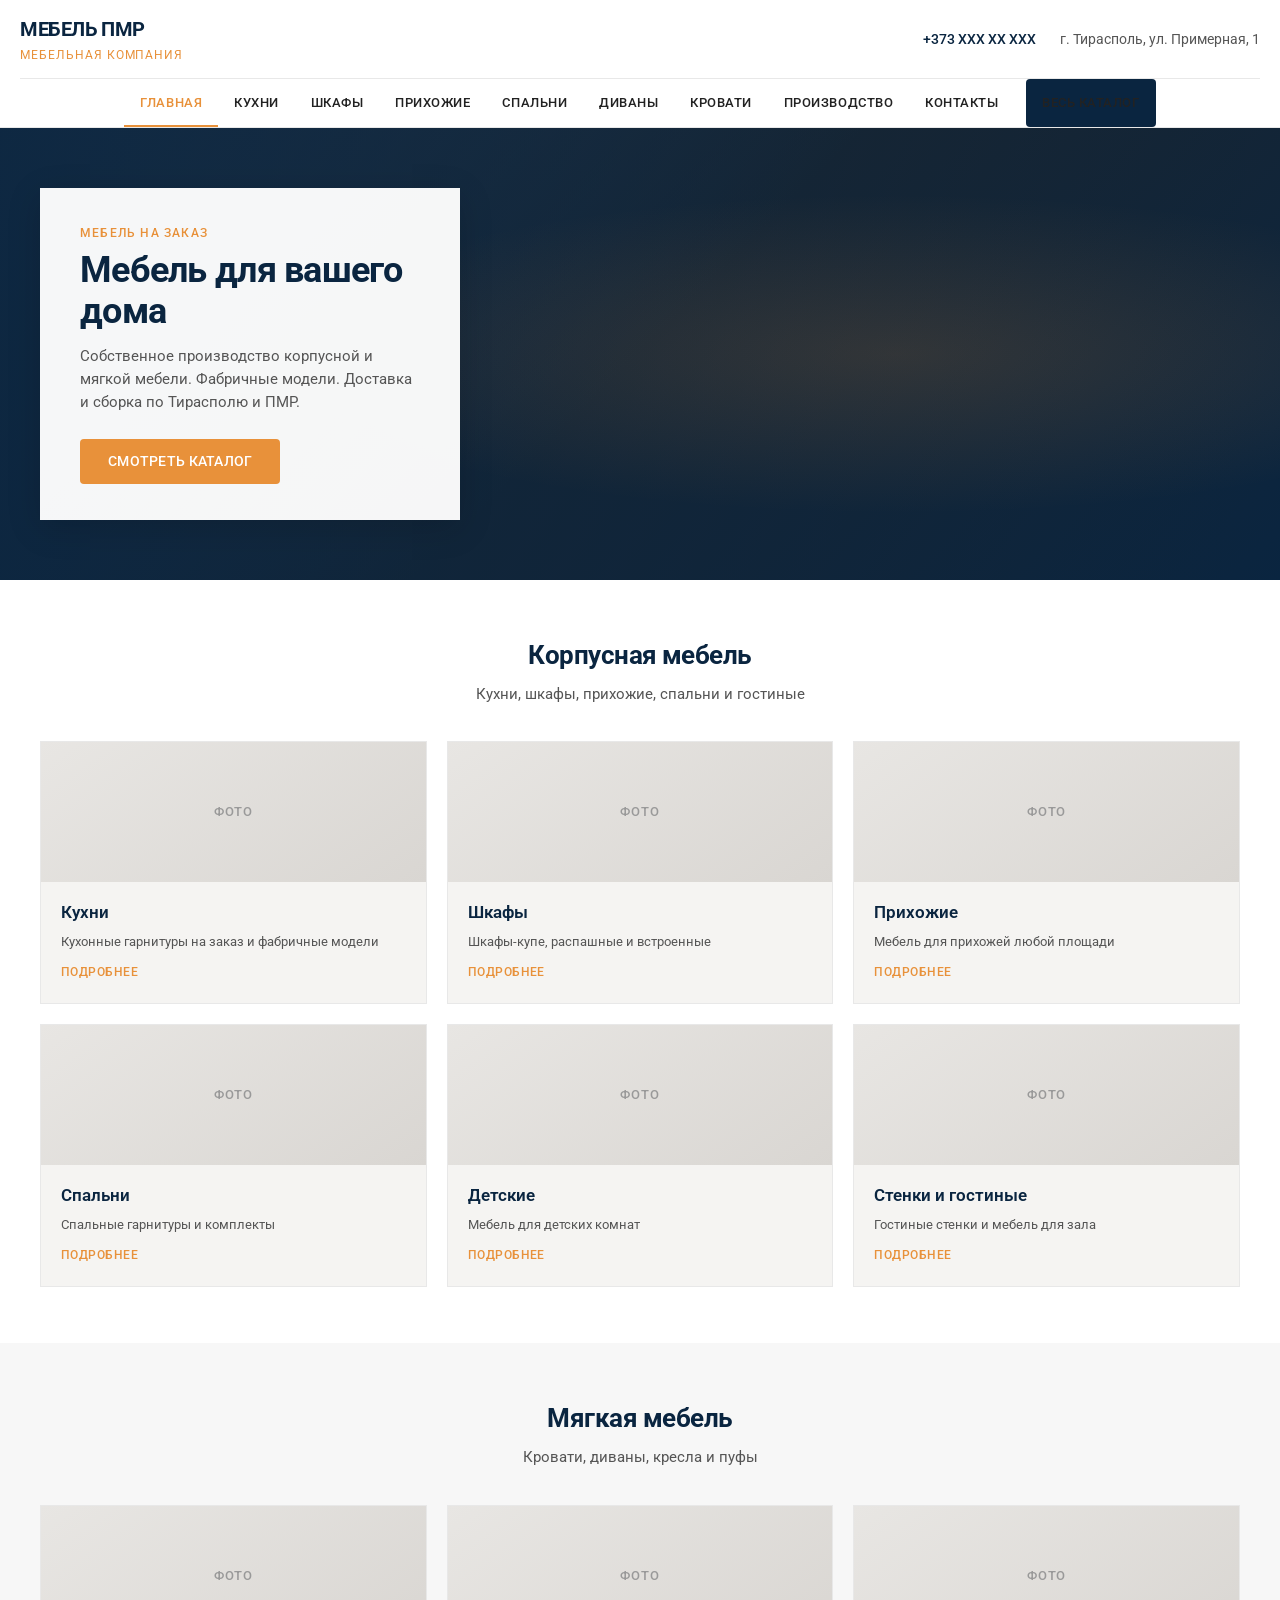
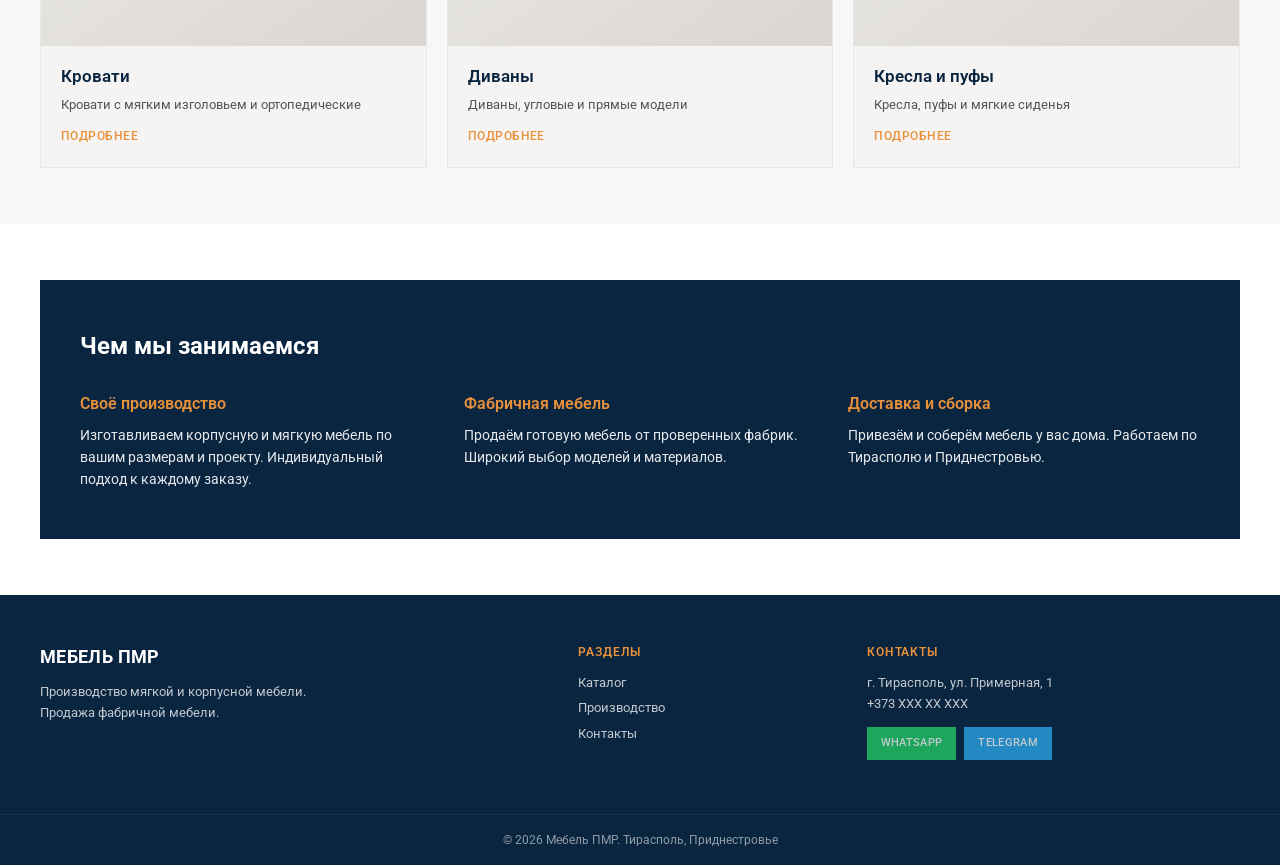
<file: index.html>
<!DOCTYPE html>
<html lang="ru">
<head>
  <meta charset="UTF-8">
  <meta name="viewport" content="width=device-width, initial-scale=1.0">
  <title>Мебель ПМР — производство и продажа мебели в Тирасполе</title>
  <meta name="description" content="Производство мягкой и корпусной мебели на заказ. Продажа фабричной мебели. Тирасполь, Приднестровье.">
  <link rel="preconnect" href="https://fonts.googleapis.com">
  <link rel="preconnect" href="https://fonts.gstatic.com" crossorigin>
  <link href="https://fonts.googleapis.com/css2?family=Roboto:wght@400;500;700&display=swap" rel="stylesheet">
  <link rel="stylesheet" href="style.css">
</head>
<body data-page="home">
  <div id="site-header"></div>

  <main>
    <section class="hero">
      <div class="hero-bg"></div>
      <div class="container">
        <div class="hero-card">
          <div class="label">Мебель на заказ</div>
          <h1>Мебель для вашего дома</h1>
          <p>Собственное производство корпусной и мягкой мебели. Фабричные модели. Доставка и сборка по Тирасполю и ПМР.</p>
          <a href="catalog.html" class="btn btn-primary">Смотреть каталог</a>
        </div>
      </div>
    </section>

    <section class="section">
      <div class="container">
        <h2 class="section-title">Корпусная мебель</h2>
        <p class="section-subtitle">Кухни, шкафы, прихожие, спальни и гостиные</p>
        <div class="cat-grid" id="korpus-tiles"></div>
      </div>
    </section>

    <section class="section section-alt">
      <div class="container">
        <h2 class="section-title">Мягкая мебель</h2>
        <p class="section-subtitle">Кровати, диваны, кресла и пуфы</p>
        <div class="cat-grid" id="soft-tiles"></div>
      </div>
    </section>

    <section class="section">
      <div class="container">
        <div class="info-block">
          <h2>Чем мы занимаемся</h2>
          <div class="info-grid">
            <div class="info-item">
              <h3>Своё производство</h3>
              <p>Изготавливаем корпусную и мягкую мебель по вашим размерам и проекту. Индивидуальный подход к каждому заказу.</p>
            </div>
            <div class="info-item">
              <h3>Фабричная мебель</h3>
              <p>Продаём готовую мебель от проверенных фабрик. Широкий выбор моделей и материалов.</p>
            </div>
            <div class="info-item">
              <h3>Доставка и сборка</h3>
              <p>Привезём и соберём мебель у вас дома. Работаем по Тирасполю и Приднестровью.</p>
            </div>
          </div>
        </div>
      </div>
    </section>
  </main>

  <div id="site-footer"></div>
  <script src="site.js"></script>
</body>
</html>
</file>
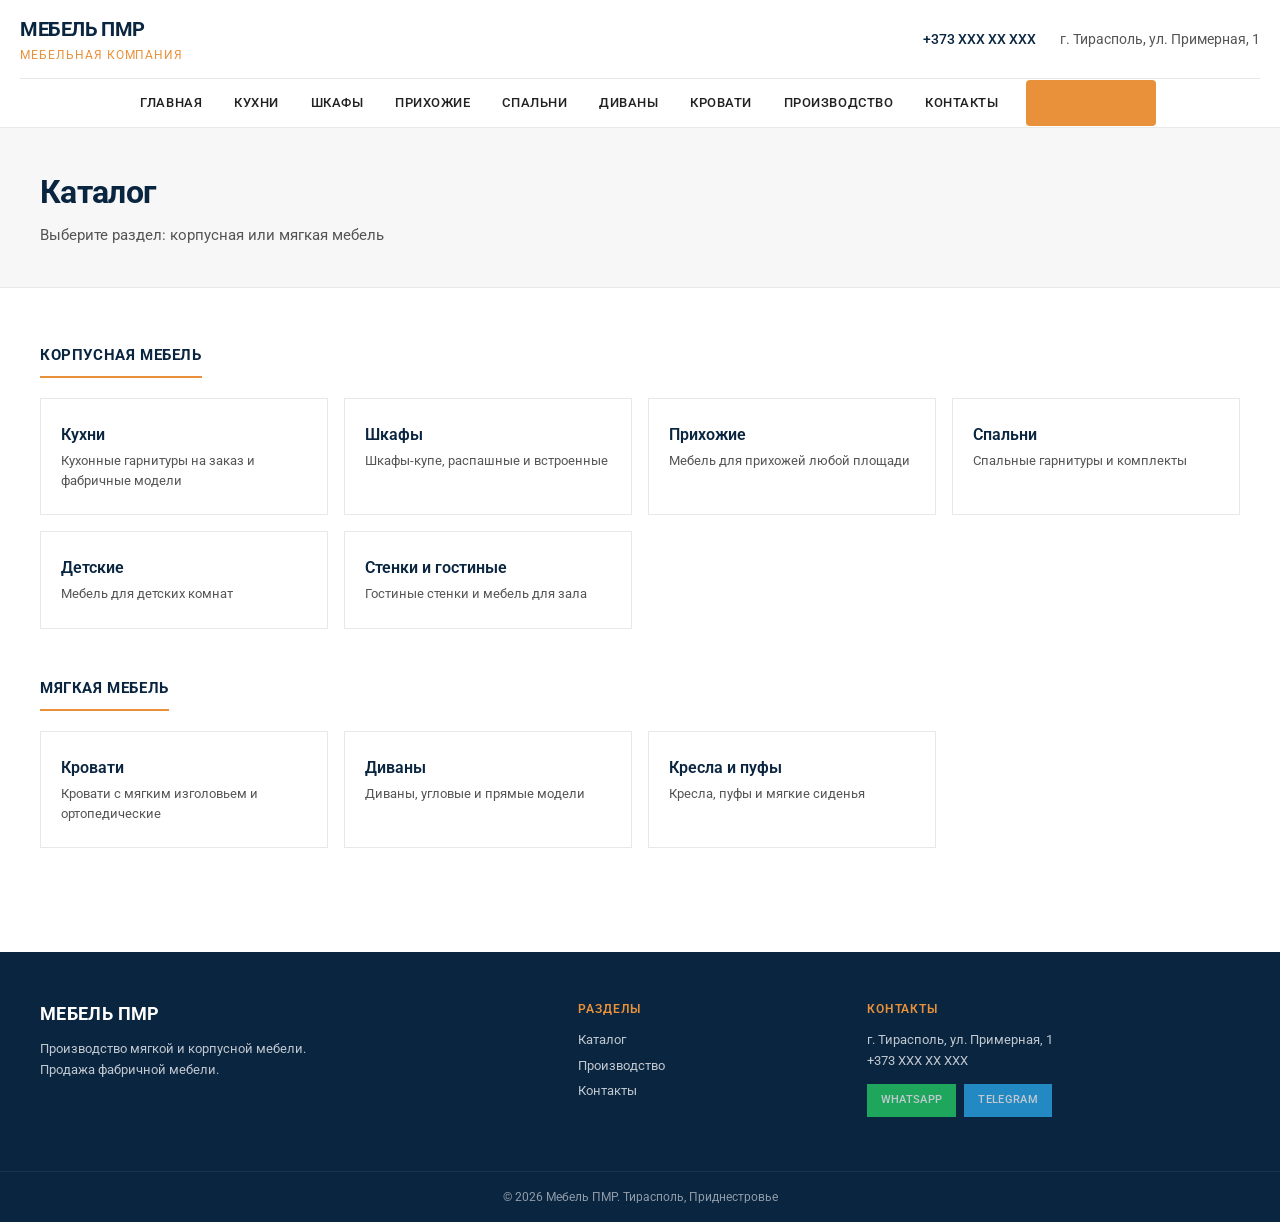
<file: catalog.html>
<!DOCTYPE html>
<html lang="ru">
<head>
  <meta charset="UTF-8">
  <meta name="viewport" content="width=device-width, initial-scale=1.0">
  <title>Каталог мебели — Мебель ПМР</title>
  <meta name="description" content="Каталог корпусной и мягкой мебели. Кухни, шкафы, диваны, кровати и другое.">
  <link rel="preconnect" href="https://fonts.googleapis.com">
  <link rel="preconnect" href="https://fonts.gstatic.com" crossorigin>
  <link href="https://fonts.googleapis.com/css2?family=Roboto:wght@400;500;700&display=swap" rel="stylesheet">
  <link rel="stylesheet" href="style.css">
</head>
<body data-page="catalog">
  <div id="site-header"></div>

  <main>
    <div class="page-header">
      <div class="container">
        <h1>Каталог</h1>
        <p>Выберите раздел: корпусная или мягкая мебель</p>
      </div>
    </div>

    <section class="section">
      <div class="container">
        <div class="catalog-group">
          <h2>Корпусная мебель</h2>
          <div class="catalog-list" id="korpus-list"></div>
        </div>

        <div class="catalog-group">
          <h2>Мягкая мебель</h2>
          <div class="catalog-list" id="soft-list"></div>
        </div>
      </div>
    </section>
  </main>

  <div id="site-footer"></div>
  <script src="site.js"></script>
</body>
</html>
</file>
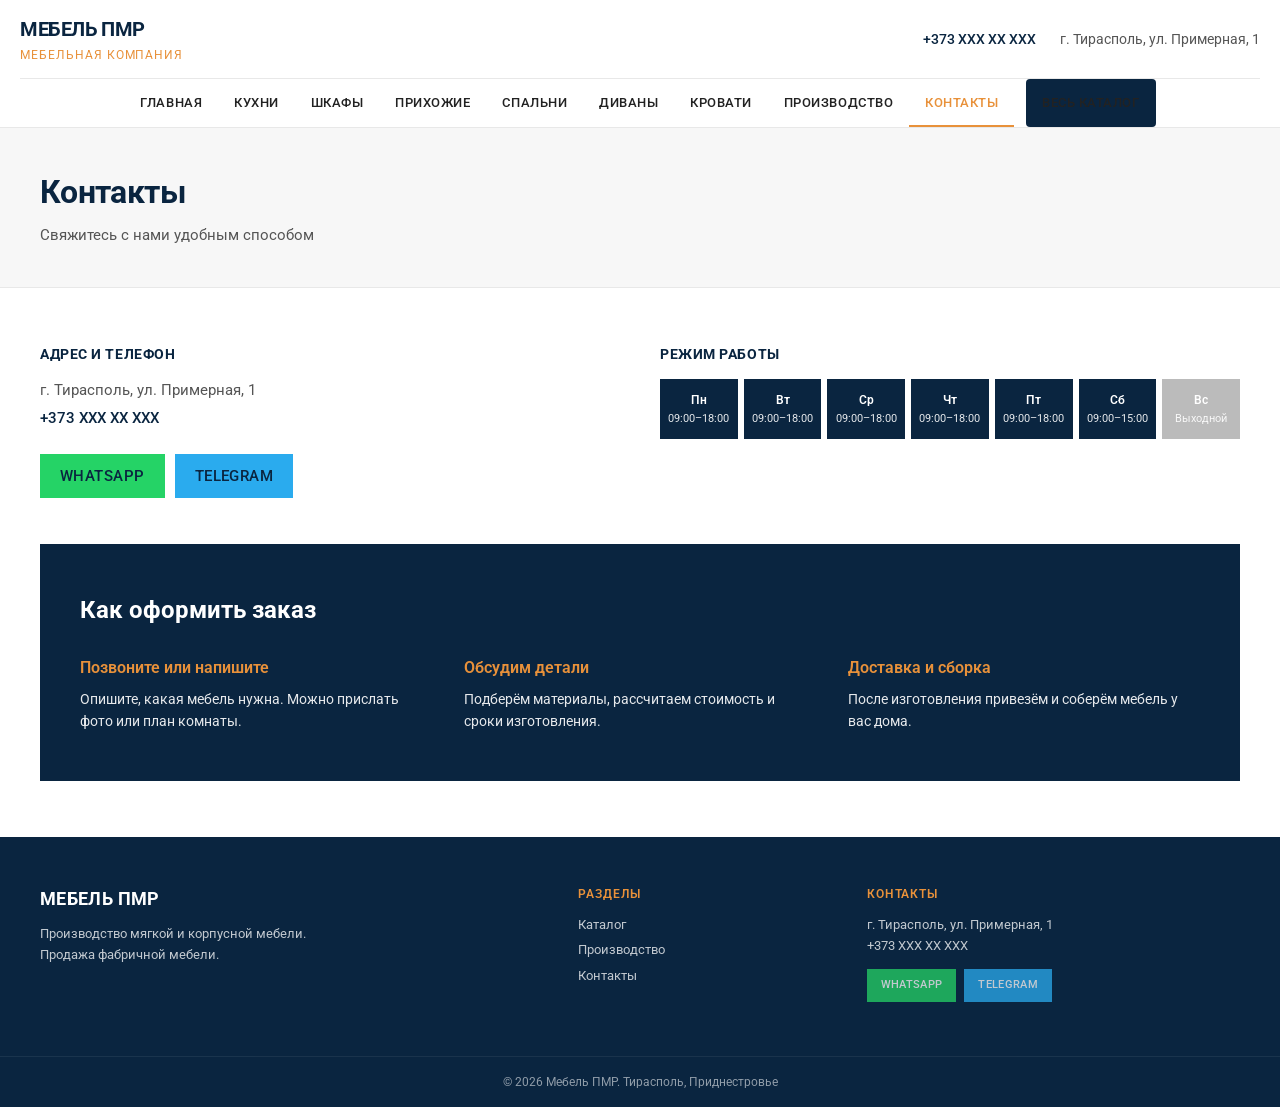
<file: contacts.html>
<!DOCTYPE html>
<html lang="ru">
<head>
  <meta charset="UTF-8">
  <meta name="viewport" content="width=device-width, initial-scale=1.0">
  <title>Контакты — Мебель ПМР</title>
  <meta name="description" content="Адрес, телефон и режим работы. Тирасполь, Приднестровье.">
  <link rel="preconnect" href="https://fonts.googleapis.com">
  <link rel="preconnect" href="https://fonts.gstatic.com" crossorigin>
  <link href="https://fonts.googleapis.com/css2?family=Roboto:wght@400;500;700&display=swap" rel="stylesheet">
  <link rel="stylesheet" href="style.css">
</head>
<body data-page="contacts">
  <div id="site-header"></div>

  <main>
    <div class="page-header">
      <div class="container">
        <h1>Контакты</h1>
        <p>Свяжитесь с нами удобным способом</p>
      </div>
    </div>

    <section class="section">
      <div class="container">
        <div class="contacts-grid">
          <div class="contact-info">
            <h2>Адрес и телефон</h2>
            <p id="contact-address"></p>
            <a id="contact-phone" href="#"></a>

            <div class="messengers">
              <a id="btn-whatsapp" href="#" target="_blank" rel="noopener" class="msg-btn whatsapp">WhatsApp</a>
              <a id="btn-telegram" href="#" target="_blank" rel="noopener" class="msg-btn telegram">Telegram</a>
            </div>
          </div>

          <div class="contact-info">
            <h2>Режим работы</h2>
            <div class="hours-grid" id="work-hours"></div>
          </div>
        </div>

        <div class="info-block">
          <h2>Как оформить заказ</h2>
          <div class="info-grid">
            <div class="info-item">
              <h3>Позвоните или напишите</h3>
              <p>Опишите, какая мебель нужна. Можно прислать фото или план комнаты.</p>
            </div>
            <div class="info-item">
              <h3>Обсудим детали</h3>
              <p>Подберём материалы, рассчитаем стоимость и сроки изготовления.</p>
            </div>
            <div class="info-item">
              <h3>Доставка и сборка</h3>
              <p>После изготовления привезём и соберём мебель у вас дома.</p>
            </div>
          </div>
        </div>
      </div>
    </section>
  </main>

  <div id="site-footer"></div>
  <script src="site.js"></script>
</body>
</html>
</file>
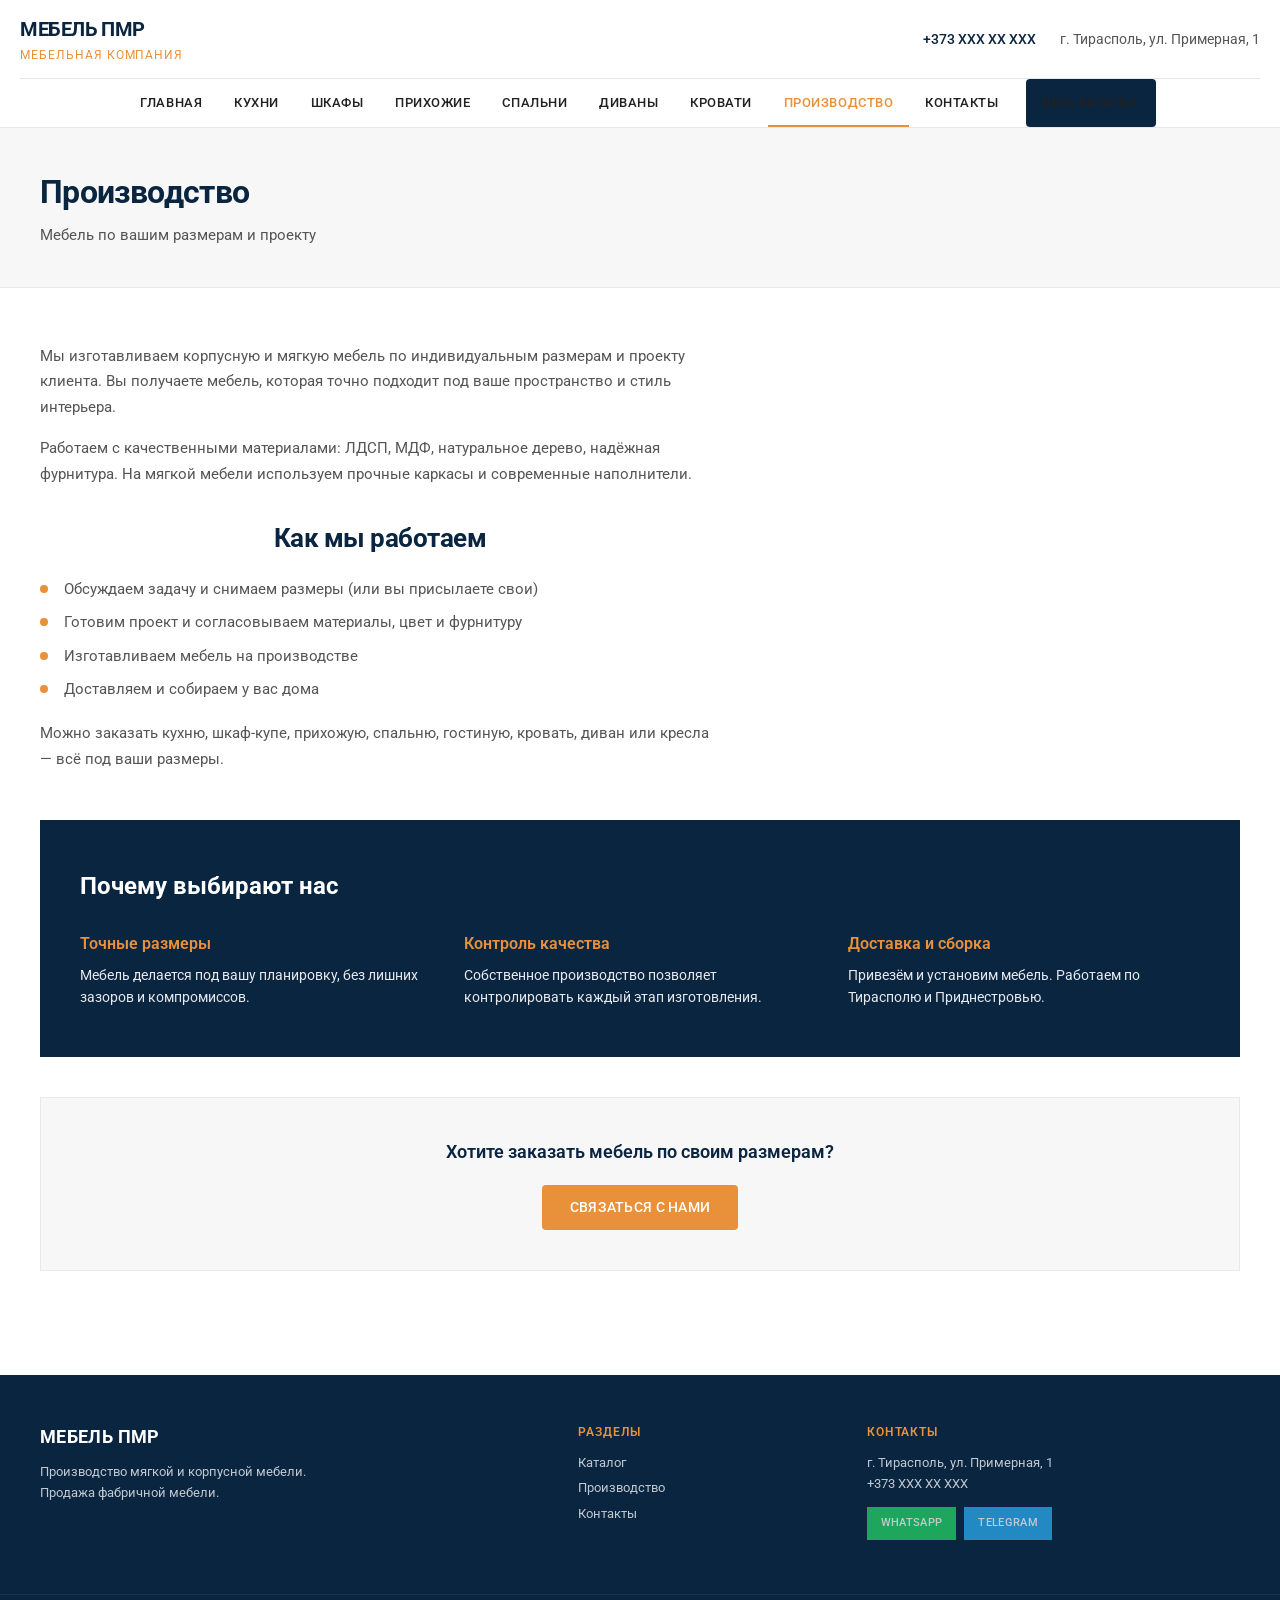
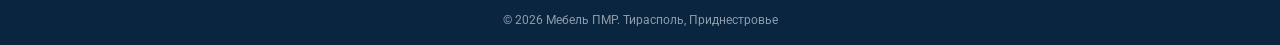
<file: proizvodstvo.html>
<!DOCTYPE html>
<html lang="ru">
<head>
  <meta charset="UTF-8">
  <meta name="viewport" content="width=device-width, initial-scale=1.0">
  <title>Производство мебели — Мебель ПМР</title>
  <meta name="description" content="Изготовление мебели по индивидуальным размерам и проекту клиента. Тирасполь.">
  <link rel="preconnect" href="https://fonts.googleapis.com">
  <link rel="preconnect" href="https://fonts.gstatic.com" crossorigin>
  <link href="https://fonts.googleapis.com/css2?family=Roboto:wght@400;500;700&display=swap" rel="stylesheet">
  <link rel="stylesheet" href="style.css">
</head>
<body data-page="proizvodstvo">
  <div id="site-header"></div>

  <main>
    <div class="page-header">
      <div class="container">
        <h1>Производство</h1>
        <p>Мебель по вашим размерам и проекту</p>
      </div>
    </div>

    <section class="section">
      <div class="container">
        <div class="proizvodstvo-content">
          <p>Мы изготавливаем корпусную и мягкую мебель по индивидуальным размерам и проекту клиента. Вы получаете мебель, которая точно подходит под ваше пространство и стиль интерьера.</p>

          <p>Работаем с качественными материалами: ЛДСП, МДФ, натуральное дерево, надёжная фурнитура. На мягкой мебели используем прочные каркасы и современные наполнители.</p>

          <h2 class="section-title" style="margin-top: 32px;">Как мы работаем</h2>
          <ul>
            <li>Обсуждаем задачу и снимаем размеры (или вы присылаете свои)</li>
            <li>Готовим проект и согласовываем материалы, цвет и фурнитуру</li>
            <li>Изготавливаем мебель на производстве</li>
            <li>Доставляем и собираем у вас дома</li>
          </ul>

          <p>Можно заказать кухню, шкаф-купе, прихожую, спальню, гостиную, кровать, диван или кресла — всё под ваши размеры.</p>
        </div>

        <div class="info-block" style="margin-top: 48px;">
          <h2>Почему выбирают нас</h2>
          <div class="info-grid">
            <div class="info-item">
              <h3>Точные размеры</h3>
              <p>Мебель делается под вашу планировку, без лишних зазоров и компромиссов.</p>
            </div>
            <div class="info-item">
              <h3>Контроль качества</h3>
              <p>Собственное производство позволяет контролировать каждый этап изготовления.</p>
            </div>
            <div class="info-item">
              <h3>Доставка и сборка</h3>
              <p>Привезём и установим мебель. Работаем по Тирасполю и Приднестровью.</p>
            </div>
          </div>
        </div>

        <div class="cta-block" style="margin-top: 40px;">
          <p>Хотите заказать мебель по своим размерам?</p>
          <a href="contacts.html" class="btn btn-primary">Связаться с нами</a>
        </div>
      </div>
    </section>
  </main>

  <div id="site-footer"></div>
  <script src="site.js"></script>
</body>
</html>
</file>
<file: style.css>
/* ============================================
   Мебель ПМР — стиль как vip-master / wowMEBLI
   Светлый каталог мебельной фабрики
   ============================================ */
*,
*::before,
*::after {
  box-sizing: border-box;
  margin: 0;
  padding: 0;
}

:root {
  --blue: #0a2540;
  --blue-soft: #163a5f;
  --orange: #e8913a;
  --orange-hover: #d47e28;
  --white: #ffffff;
  --bg: #ffffff;
  --bg-alt: #f7f7f7;
  --bg-warm: #f5f4f2;
  --border: #e8e8e8;
  --text: #222222;
  --text-soft: #555555;
  --text-muted: #999999;
  --radius: 4px;
  --shadow: 0 2px 12px rgba(0, 0, 0, 0.06);
  --shadow-card: 0 4px 20px rgba(0, 0, 0, 0.08);
}

html {
  scroll-behavior: smooth;
}

body {
  font-family: "Roboto", system-ui, -apple-system, "Segoe UI", sans-serif;
  color: var(--text);
  background: var(--bg);
  line-height: 1.5;
  min-height: 100vh;
  display: flex;
  flex-direction: column;
  -webkit-font-smoothing: antialiased;
  font-size: 15px;
}

a {
  color: inherit;
  text-decoration: none;
}

img {
  max-width: 100%;
  display: block;
}

.container {
  width: 100%;
  max-width: 1240px;
  margin: 0 auto;
  padding: 0 20px;
}

/* Buttons */
.btn {
  display: inline-flex;
  align-items: center;
  justify-content: center;
  padding: 12px 28px;
  font-size: 14px;
  font-weight: 500;
  border: none;
  border-radius: var(--radius);
  cursor: pointer;
  transition: background 0.2s, color 0.2s;
  letter-spacing: 0.02em;
  text-transform: uppercase;
}

.btn-primary {
  background: var(--orange);
  color: var(--white);
}

.btn-primary:hover {
  background: var(--orange-hover);
}

.btn-header {
  background: var(--blue);
  color: var(--white);
  padding: 9px 18px;
  border-radius: var(--radius);
  font-size: 13px;
  text-transform: none;
  letter-spacing: 0;
}

.btn-header:hover {
  background: var(--blue-soft);
}

.btn-dark {
  background: #444;
  color: var(--white);
}

.btn-dark:hover {
  background: #333;
}

/* Header — vip-master style */
.header {
  background: var(--white);
  border-bottom: 1px solid var(--border);
  position: sticky;
  top: 0;
  z-index: 100;
}

.header-top {
  display: flex;
  align-items: center;
  justify-content: space-between;
  padding: 14px 0;
  border-bottom: 1px solid var(--border);
}

.logo {
  font-size: 20px;
  font-weight: 700;
  color: var(--blue);
  letter-spacing: -0.02em;
  text-transform: uppercase;
}

.logo span {
  color: var(--orange);
  font-weight: 400;
  font-size: 12px;
  display: block;
  letter-spacing: 0.08em;
  margin-top: 2px;
}

.header-contacts {
  display: flex;
  align-items: center;
  gap: 24px;
  font-size: 14px;
  color: var(--text-soft);
}

.header-contacts a {
  font-weight: 500;
  color: var(--blue);
}

.header-contacts a:hover {
  color: var(--orange);
}

.header-inner {
  display: flex;
  align-items: center;
  justify-content: space-between;
  min-height: 48px;
  position: relative;
}

.nav {
  display: flex;
  align-items: center;
  gap: 0;
  width: 100%;
  justify-content: center;
  flex-wrap: wrap;
}

.nav a {
  font-size: 13px;
  font-weight: 500;
  color: var(--text);
  text-transform: uppercase;
  letter-spacing: 0.04em;
  padding: 14px 16px;
  transition: color 0.15s;
  white-space: nowrap;
}

.nav a:hover {
  color: var(--orange);
}

.nav a.active {
  color: var(--orange);
  border-bottom: 2px solid var(--orange);
  padding-bottom: 12px;
}

.nav a.btn-header.active {
  border-bottom: none;
  background: var(--orange);
}

.nav .btn-header {
  margin-left: 12px;
}

.menu-toggle {
  display: none;
  flex-direction: column;
  gap: 5px;
  background: none;
  border: none;
  cursor: pointer;
  padding: 8px;
}

.menu-toggle span {
  display: block;
  width: 22px;
  height: 2px;
  background: var(--blue);
  transition: 0.2s;
}

.menu-toggle.active span:nth-child(1) {
  transform: translateY(7px) rotate(45deg);
}

.menu-toggle.active span:nth-child(2) {
  opacity: 0;
}

.menu-toggle.active span:nth-child(3) {
  transform: translateY(-7px) rotate(-45deg);
}

/* Hero */
.hero {
  position: relative;
  min-height: 420px;
  display: flex;
  align-items: center;
  overflow: hidden;
}

.hero-bg {
  position: absolute;
  inset: 0;
  background: linear-gradient(135deg, #2c3e50 0%, #1a252f 50%, #0a2540 100%);
}

.hero-bg::after {
  content: "";
  position: absolute;
  inset: 0;
  background:
    radial-gradient(ellipse at 70% 50%, rgba(232, 145, 58, 0.15) 0%, transparent 50%),
    linear-gradient(90deg, rgba(10, 37, 64, 0.88) 0%, rgba(10, 37, 64, 0.45) 55%, transparent 100%);
}

.hero .container {
  position: relative;
  z-index: 1;
  padding: 60px 20px;
}

.hero-card {
  background: rgba(255, 255, 255, 0.96);
  padding: 36px 40px;
  max-width: 420px;
  box-shadow: 0 8px 32px rgba(0, 0, 0, 0.15);
}

.hero-card .label {
  font-size: 12px;
  text-transform: uppercase;
  letter-spacing: 0.1em;
  color: var(--orange);
  font-weight: 500;
  margin-bottom: 8px;
}

.hero-card h1 {
  font-size: 36px;
  font-weight: 700;
  color: var(--blue);
  line-height: 1.15;
  margin-bottom: 12px;
  letter-spacing: -0.02em;
}

.hero-card p {
  font-size: 15px;
  color: var(--text-soft);
  margin-bottom: 24px;
  line-height: 1.55;
}

/* Sections */
.section {
  padding: 56px 0;
}

.section-alt {
  background: var(--bg-alt);
}

.section-title {
  font-size: 26px;
  font-weight: 700;
  color: var(--blue);
  margin-bottom: 8px;
  letter-spacing: -0.02em;
  text-align: center;
}

.section-subtitle {
  color: var(--text-soft);
  margin-bottom: 36px;
  font-size: 15px;
  text-align: center;
}

.section-head {
  display: flex;
  align-items: baseline;
  justify-content: space-between;
  margin-bottom: 28px;
  flex-wrap: wrap;
  gap: 12px;
}

.section-head .section-title {
  text-align: left;
  margin-bottom: 0;
}

.section-head a {
  font-size: 14px;
  color: var(--orange);
  font-weight: 500;
}

.section-head a:hover {
  text-decoration: underline;
}

/* Category cards */
.cat-grid {
  display: grid;
  grid-template-columns: repeat(3, 1fr);
  gap: 20px;
}

.cat-card {
  position: relative;
  background: var(--bg-warm);
  border: 1px solid var(--border);
  overflow: hidden;
  transition: box-shadow 0.25s, border-color 0.25s;
  min-height: 200px;
  display: flex;
  flex-direction: column;
}

.cat-card:hover {
  box-shadow: var(--shadow-card);
  border-color: #ddd;
}

.cat-card-img {
  height: 140px;
  background: linear-gradient(145deg, #e8e6e3, #d9d6d2);
  display: flex;
  align-items: center;
  justify-content: center;
  color: var(--text-muted);
  font-size: 13px;
  font-weight: 500;
  letter-spacing: 0.06em;
  text-transform: uppercase;
}

.cat-card-body {
  padding: 18px 20px 22px;
  flex: 1;
  display: flex;
  flex-direction: column;
}

.cat-card-body h3 {
  font-size: 17px;
  font-weight: 600;
  color: var(--blue);
  margin-bottom: 6px;
}

.cat-card-body p {
  font-size: 13px;
  color: var(--text-soft);
  margin-bottom: 12px;
  flex: 1;
}

.cat-card-body .more {
  font-size: 12px;
  font-weight: 500;
  color: var(--orange);
  text-transform: uppercase;
  letter-spacing: 0.04em;
}

.cat-card:hover .more {
  text-decoration: underline;
}

.tiles-grid {
  display: grid;
  grid-template-columns: repeat(auto-fill, minmax(260px, 1fr));
  gap: 16px;
}

.section-tile {
  background: var(--white);
  border: 1px solid var(--border);
  padding: 22px 20px;
  transition: box-shadow 0.2s, border-color 0.2s;
}

.section-tile:hover {
  box-shadow: var(--shadow);
  border-color: var(--orange);
}

.tile-title {
  display: block;
  font-size: 16px;
  font-weight: 600;
  color: var(--blue);
  margin-bottom: 4px;
}

.tile-desc {
  display: block;
  font-size: 13px;
  color: var(--text-soft);
}

/* Info block */
.info-block {
  background: var(--blue);
  color: var(--white);
  padding: 48px 40px;
}

.info-block h2 {
  font-size: 24px;
  margin-bottom: 28px;
  font-weight: 700;
}

.info-grid {
  display: grid;
  grid-template-columns: repeat(3, 1fr);
  gap: 32px;
}

.info-item h3 {
  font-size: 16px;
  margin-bottom: 8px;
  color: var(--orange);
  font-weight: 600;
}

.info-item p {
  font-size: 14px;
  opacity: 0.9;
  line-height: 1.6;
}

/* Catalog index */
.catalog-group {
  margin-bottom: 48px;
}

.catalog-group h2 {
  font-size: 15px;
  color: var(--blue);
  margin-bottom: 20px;
  padding-bottom: 10px;
  border-bottom: 2px solid var(--orange);
  display: inline-block;
  text-transform: uppercase;
  letter-spacing: 0.04em;
}

.catalog-list {
  display: grid;
  grid-template-columns: repeat(auto-fill, minmax(280px, 1fr));
  gap: 16px;
}

.catalog-item {
  background: var(--white);
  padding: 24px 20px;
  border: 1px solid var(--border);
  transition: box-shadow 0.2s, border-color 0.2s;
}

.catalog-item:hover {
  box-shadow: var(--shadow);
  border-color: var(--orange);
}

.catalog-item h3 {
  font-size: 16px;
  color: var(--blue);
  margin-bottom: 4px;
  font-weight: 600;
}

.catalog-item p {
  font-size: 13px;
  color: var(--text-soft);
}

/* Section page */
.page-header {
  background: var(--bg-alt);
  padding: 40px 0;
  border-bottom: 1px solid var(--border);
}

.page-header h1 {
  font-size: 32px;
  color: var(--blue);
  margin-bottom: 8px;
  font-weight: 700;
  letter-spacing: -0.02em;
}

.page-header p {
  color: var(--text-soft);
  max-width: 560px;
  font-size: 15px;
}

.tabs {
  display: flex;
  gap: 0;
  margin-bottom: 28px;
  border-bottom: 1px solid var(--border);
}

.tab-btn {
  padding: 12px 20px;
  border: none;
  background: transparent;
  font-size: 13px;
  font-weight: 500;
  cursor: pointer;
  color: var(--text-soft);
  text-transform: uppercase;
  letter-spacing: 0.03em;
  border-bottom: 2px solid transparent;
  margin-bottom: -1px;
  transition: 0.15s;
}

.tab-btn:hover {
  color: var(--blue);
}

.tab-btn.active {
  color: var(--orange);
  border-bottom-color: var(--orange);
}

.products-grid {
  display: grid;
  grid-template-columns: repeat(auto-fill, minmax(260px, 1fr));
  gap: 20px;
  margin-bottom: 40px;
}

.product-card {
  background: var(--white);
  border: 1px solid var(--border);
  overflow: hidden;
  transition: box-shadow 0.2s;
}

.product-card:hover {
  box-shadow: var(--shadow-card);
}

.product-img {
  position: relative;
  aspect-ratio: 4/3;
  background: var(--bg-warm);
  overflow: hidden;
}

.product-img img {
  width: 100%;
  height: 100%;
  object-fit: cover;
}

.product-img .img-placeholder {
  position: absolute;
  inset: 0;
  display: flex;
  align-items: center;
  justify-content: center;
  font-size: 13px;
  font-weight: 500;
  color: var(--text-muted);
  background: linear-gradient(145deg, #eee, #e0e0e0);
  letter-spacing: 0.08em;
  text-transform: uppercase;
}

.product-img:not(.no-img) .img-placeholder {
  display: none;
}

.product-img.no-img .img-placeholder {
  display: flex;
}

.product-info {
  padding: 16px 18px 20px;
}

.product-info h3 {
  font-size: 15px;
  font-weight: 600;
  margin-bottom: 6px;
  color: var(--blue);
}

.product-type {
  display: inline-block;
  font-size: 11px;
  color: var(--orange);
  font-weight: 500;
  margin-bottom: 6px;
  text-transform: uppercase;
  letter-spacing: 0.04em;
}

.product-price {
  display: block;
  font-size: 13px;
  color: var(--text-muted);
}

.cta-block {
  text-align: center;
  padding: 40px 32px;
  background: var(--bg-alt);
  border: 1px solid var(--border);
  margin-bottom: 48px;
}

.cta-block p {
  margin-bottom: 20px;
  font-size: 18px;
  color: var(--blue);
  font-weight: 600;
}

.empty-msg {
  grid-column: 1 / -1;
  text-align: center;
  color: var(--text-soft);
  padding: 40px;
}

/* Production */
.proizvodstvo-content {
  max-width: 680px;
}

.proizvodstvo-content p {
  margin-bottom: 16px;
  font-size: 15px;
  line-height: 1.7;
  color: var(--text-soft);
}

.proizvodstvo-content ul {
  margin: 20px 0;
  padding-left: 0;
  list-style: none;
}

.proizvodstvo-content li {
  margin-bottom: 10px;
  padding-left: 24px;
  position: relative;
  color: var(--text-soft);
  line-height: 1.55;
}

.proizvodstvo-content li::before {
  content: "";
  position: absolute;
  left: 0;
  top: 7px;
  width: 8px;
  height: 8px;
  background: var(--orange);
  border-radius: 50%;
}

/* Contacts */
.contacts-grid {
  display: grid;
  grid-template-columns: 1fr 1fr;
  gap: 40px;
  margin-bottom: 40px;
}

.contact-info h2 {
  font-size: 14px;
  color: var(--blue);
  margin-bottom: 14px;
  text-transform: uppercase;
  letter-spacing: 0.04em;
}

.contact-info p,
.contact-info a {
  font-size: 15px;
  margin-bottom: 6px;
  display: block;
  color: var(--text-soft);
}

.contact-info a {
  color: var(--blue);
  font-weight: 500;
}

.contact-info a:hover {
  color: var(--orange);
}

.hours-grid {
  display: grid;
  grid-template-columns: repeat(7, 1fr);
  gap: 6px;
  margin-top: 12px;
}

.hour-card {
  background: var(--blue);
  color: var(--white);
  padding: 12px 6px;
  text-align: center;
}

.hour-card.off {
  background: #bbb;
}

.hour-card .day {
  display: block;
  font-size: 12px;
  font-weight: 600;
  margin-bottom: 2px;
}

.hour-card .time {
  display: block;
  font-size: 11px;
  opacity: 0.9;
}

.messengers {
  display: flex;
  gap: 10px;
  margin-top: 24px;
  flex-wrap: wrap;
}

.msg-btn {
  display: inline-flex;
  align-items: center;
  padding: 11px 20px;
  font-weight: 500;
  font-size: 13px;
  color: var(--white);
  text-transform: uppercase;
  letter-spacing: 0.03em;
}

.msg-btn.whatsapp { background: #25d366; }
.msg-btn.whatsapp:hover { background: #1da851; }
.msg-btn.telegram { background: #2aabee; }
.msg-btn.telegram:hover { background: #1e9ad9; }

/* Footer */
.footer {
  background: var(--blue);
  color: var(--white);
  margin-top: auto;
}

.footer-inner {
  display: grid;
  grid-template-columns: 2fr 1fr 1.5fr;
  gap: 40px;
  padding: 48px 20px;
}

.footer-logo {
  font-size: 18px;
  font-weight: 700;
  margin-bottom: 12px;
  text-transform: uppercase;
  letter-spacing: 0.02em;
}

.footer-col p {
  font-size: 13px;
  opacity: 0.75;
  line-height: 1.6;
}

.footer-col h4 {
  font-size: 12px;
  margin-bottom: 12px;
  color: var(--orange);
  text-transform: uppercase;
  letter-spacing: 0.08em;
  font-weight: 600;
}

.footer-col a {
  display: block;
  font-size: 13px;
  opacity: 0.75;
  margin-bottom: 6px;
}

.footer-col a:hover {
  opacity: 1;
}

.footer-messengers {
  display: flex;
  gap: 8px;
  margin-top: 14px;
}

.footer-messengers .msg-btn {
  padding: 8px 14px;
  font-size: 11px;
}

.footer-bottom {
  border-top: 1px solid rgba(255, 255, 255, 0.12);
  padding: 16px 0;
  font-size: 12px;
  opacity: 0.55;
  text-align: center;
}

/* Responsive */
@media (max-width: 1000px) {
  .cat-grid { grid-template-columns: repeat(2, 1fr); }
  .info-grid { grid-template-columns: 1fr; gap: 24px; }
  .contacts-grid { grid-template-columns: 1fr; }
  .hours-grid { grid-template-columns: repeat(4, 1fr); }
  .footer-inner { grid-template-columns: 1fr; gap: 28px; }
  .header-contacts { display: none; }
}

@media (max-width: 768px) {
  .menu-toggle { display: flex; }
  .header-top { padding: 12px 0; }
  .nav {
    display: none;
    position: absolute;
    top: 100%;
    left: 0;
    right: 0;
    background: var(--white);
    flex-direction: column;
    padding: 12px 0;
    border-bottom: 1px solid var(--border);
    box-shadow: var(--shadow);
    align-items: stretch;
  }
  .nav.open { display: flex; }
  .nav a { padding: 12px 20px; border-bottom: 1px solid var(--border); }
  .nav .btn-header { margin: 12px 20px; text-align: center; }
  .hero-card { padding: 28px 24px; max-width: 100%; }
  .hero-card h1 { font-size: 28px; }
  .cat-grid { grid-template-columns: 1fr; }
  .section { padding: 40px 0; }
  .section-title { font-size: 22px; }
  .page-header h1 { font-size: 26px; }
  .hours-grid { grid-template-columns: repeat(3, 1fr); }
  .tabs { overflow-x: auto; }
  .info-block { padding: 32px 24px; }
}

@media (max-width: 480px) {
  .hours-grid { grid-template-columns: repeat(2, 1fr); }
  .products-grid { grid-template-columns: 1fr; }
}
</file>
